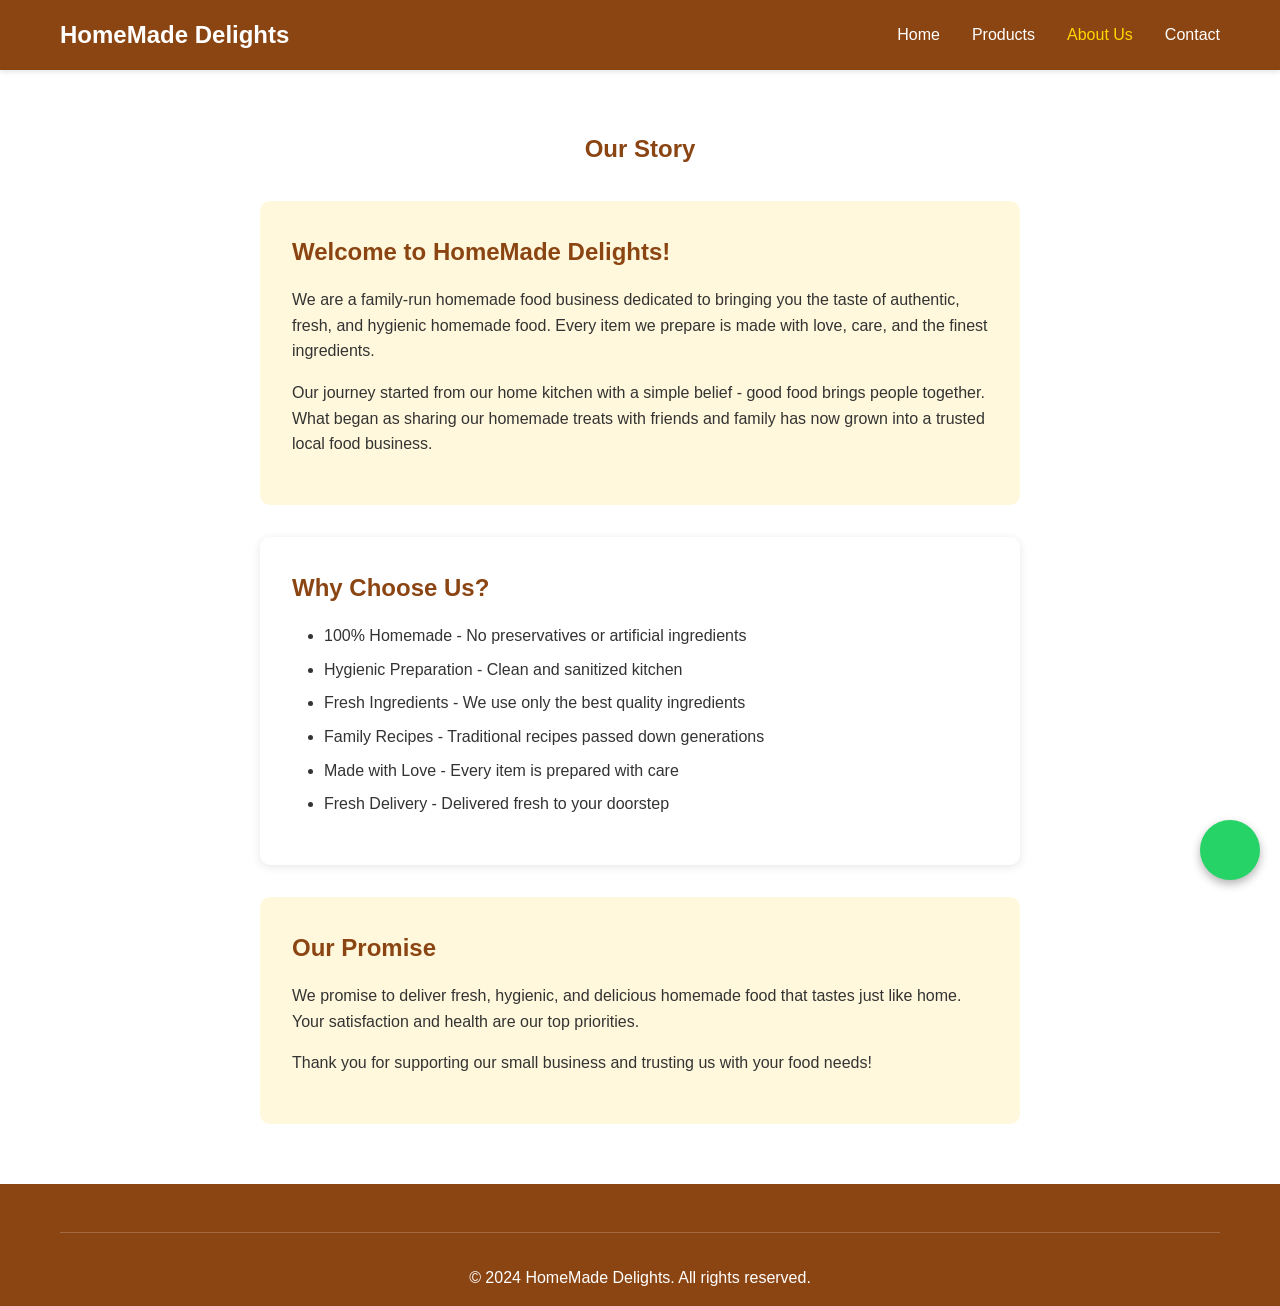
<file: about.html>
<!DOCTYPE html>
<html lang="en">
<head>
    <meta charset="UTF-8">
    <meta name="viewport" content="width=device-width, initial-scale=1.0">
    <title>About Us - HomeMade Delights</title>
    <link rel="stylesheet" href="css/style.css">
</head>
<body>
    <nav class="navbar">
        <div class="container">
            <div class="logo"> HomeMade Delights</div>
            <ul class="nav-links">
                <li><a href="index.html">Home</a></li>
                <li><a href="products.html">Products</a></li>
                <li><a href="about.html" class="active">About Us</a></li>
                <li><a href="contact.html">Contact</a></li>
            </ul>
            <button class="mobile-menu-btn"></button>
        </div>
    </nav>

    <section style="padding: 60px 20px;">
        <div class="container" style="max-width: 800px;">
            <h1 style="text-align: center; color: #8B4513; margin-bottom: 2rem;">Our Story</h1>
            
            <div style="background: #FFF8DC; padding: 2rem; border-radius: 10px; margin-bottom: 2rem;">
                <h2 style="color: #8B4513;">Welcome to HomeMade Delights!</h2>
                <p style="margin: 1rem 0;">We are a family-run homemade food business dedicated to bringing you the taste of authentic, fresh, and hygienic homemade food. Every item we prepare is made with love, care, and the finest ingredients.</p>
                <p style="margin: 1rem 0;">Our journey started from our home kitchen with a simple belief - good food brings people together. What began as sharing our homemade treats with friends and family has now grown into a trusted local food business.</p>
            </div>

            <div style="background: white; padding: 2rem; border-radius: 10px; box-shadow: 0 2px 10px rgba(0,0,0,0.1); margin-bottom: 2rem;">
                <h2 style="color: #8B4513;">Why Choose Us?</h2>
                <ul style="margin: 1rem 0; padding-left: 2rem;">
                    <li style="margin: 0.5rem 0;"> 100% Homemade - No preservatives or artificial ingredients</li>
                    <li style="margin: 0.5rem 0;"> Hygienic Preparation - Clean and sanitized kitchen</li>
                    <li style="margin: 0.5rem 0;"> Fresh Ingredients - We use only the best quality ingredients</li>
                    <li style="margin: 0.5rem 0;"> Family Recipes - Traditional recipes passed down generations</li>
                    <li style="margin: 0.5rem 0;"> Made with Love - Every item is prepared with care</li>
                    <li style="margin: 0.5rem 0;"> Fresh Delivery - Delivered fresh to your doorstep</li>
                </ul>
            </div>

            <div style="background: #FFF8DC; padding: 2rem; border-radius: 10px;">
                <h2 style="color: #8B4513;">Our Promise</h2>
                <p style="margin: 1rem 0;">We promise to deliver fresh, hygienic, and delicious homemade food that tastes just like home. Your satisfaction and health are our top priorities.</p>
                <p style="margin: 1rem 0;">Thank you for supporting our small business and trusting us with your food needs!</p>
            </div>
        </div>
    </section>

    <footer class="footer">
        <div class="container">
            <div class="footer-bottom">
                <p>&copy; 2024 HomeMade Delights. All rights reserved.</p>
            </div>
        </div>
    </footer>

    <a href="https://wa.me/917019261034" class="whatsapp-float" target="_blank"></a>
    <script src="js/script.js"></script>
</body>
</html>
</file>
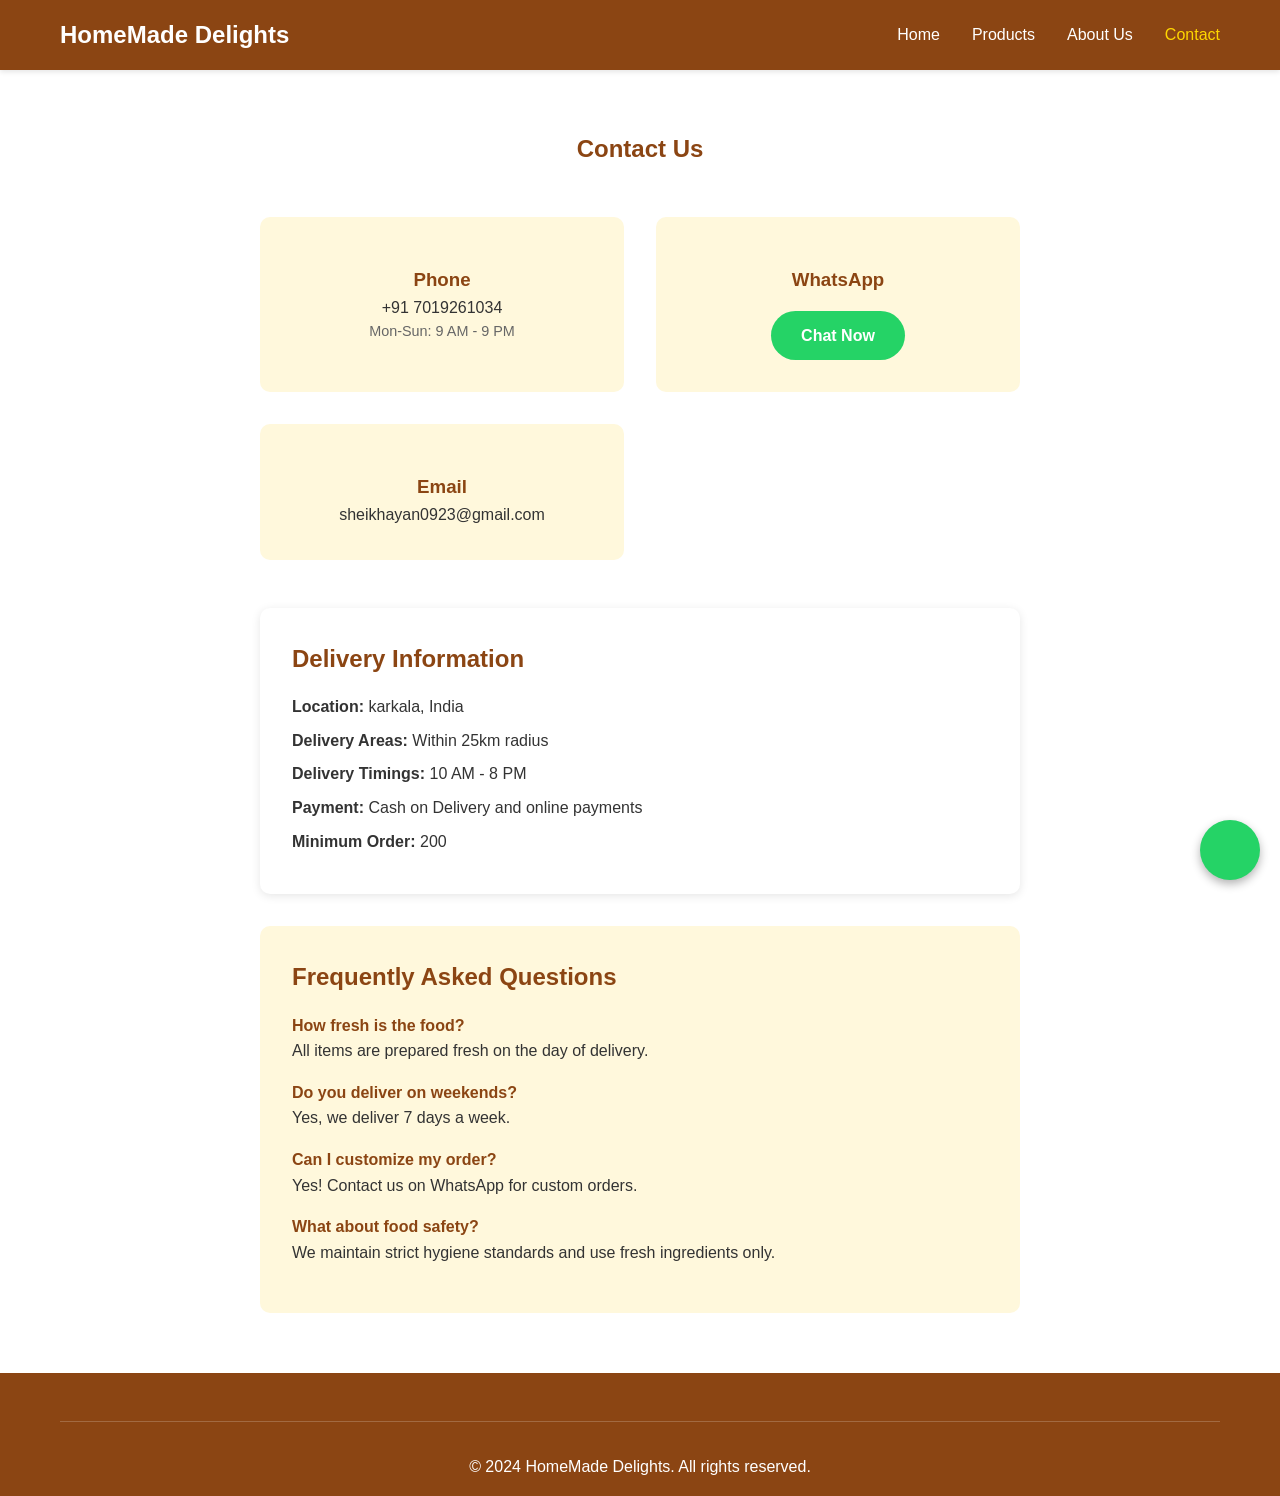
<file: contact.html>
<!DOCTYPE html>
<html lang="en">
<head>
    <meta charset="UTF-8">
    <meta name="viewport" content="width=device-width, initial-scale=1.0">
    <title>Contact Us - HomeMade Delights</title>
    <link rel="stylesheet" href="css/style.css">
</head>
<body>
    <nav class="navbar">
        <div class="container">
            <div class="logo"> HomeMade Delights</div>
            <ul class="nav-links">
                <li><a href="index.html">Home</a></li>
                <li><a href="products.html">Products</a></li>
                <li><a href="about.html">About Us</a></li>
                <li><a href="contact.html" class="active">Contact</a></li>
            </ul>
            <button class="mobile-menu-btn"></button>
        </div>
    </nav>

    <section style="padding: 60px 20px;">
        <div class="container" style="max-width: 800px;">
            <h1 style="text-align: center; color: #8B4513; margin-bottom: 3rem;">Contact Us</h1>
            
            <div style="display: grid; grid-template-columns: repeat(auto-fit, minmax(250px, 1fr)); gap: 2rem; margin-bottom: 3rem;">
                <div style="background: #FFF8DC; padding: 2rem; border-radius: 10px; text-align: center;">
                    <div style="font-size: 3rem; margin-bottom: 1rem;"></div>
                    <h3 style="color: #8B4513;">Phone</h3>
                    <p>+91 7019261034</p>
                    <p style="font-size: 0.9rem; color: #666;">Mon-Sun: 9 AM - 9 PM</p>
                </div>
                
                <div style="background: #FFF8DC; padding: 2rem; border-radius: 10px; text-align: center;">
                    <div style="font-size: 3rem; margin-bottom: 1rem;"></div>
                    <h3 style="color: #8B4513;">WhatsApp</h3>
                    <a href="https://wa.me/7019261034" class="btn btn-whatsapp" style="margin-top: 1rem;">Chat Now</a>
                </div>
                
                <div style="background: #FFF8DC; padding: 2rem; border-radius: 10px; text-align: center;">
                    <div style="font-size: 3rem; margin-bottom: 1rem;"></div>
                    <h3 style="color: #8B4513;">Email</h3>
                    <p>sheikhayan0923@gmail.com</p>
                </div>
            </div>

            <div style="background: white; padding: 2rem; border-radius: 10px; box-shadow: 0 2px 10px rgba(0,0,0,0.1); margin-bottom: 2rem;">
                <h2 style="color: #8B4513; margin-bottom: 1rem;">Delivery Information</h2>
                <p style="margin: 0.5rem 0;"> <strong>Location:</strong> karkala, India</p>
                <p style="margin: 0.5rem 0;"> <strong>Delivery Areas:</strong> Within 25km radius</p>
                <p style="margin: 0.5rem 0;"> <strong>Delivery Timings:</strong> 10 AM - 8 PM</p>
                <p style="margin: 0.5rem 0;"> <strong>Payment:</strong> Cash on Delivery and online payments</p>
                <p style="margin: 0.5rem 0;"> <strong>Minimum Order:</strong> 200</p>
            </div>

            <div style="background: #FFF8DC; padding: 2rem; border-radius: 10px;">
                <h2 style="color: #8B4513; margin-bottom: 1rem;">Frequently Asked Questions</h2>
                <div style="margin: 1rem 0;">
                    <h4 style="color: #8B4513;">How fresh is the food?</h4>
                    <p>All items are prepared fresh on the day of delivery.</p>
                </div>
                <div style="margin: 1rem 0;">
                    <h4 style="color: #8B4513;">Do you deliver on weekends?</h4>
                    <p>Yes, we deliver 7 days a week.</p>
                </div>
                <div style="margin: 1rem 0;">
                    <h4 style="color: #8B4513;">Can I customize my order?</h4>
                    <p>Yes! Contact us on WhatsApp for custom orders.</p>
                </div>
                <div style="margin: 1rem 0;">
                    <h4 style="color: #8B4513;">What about food safety?</h4>
                    <p>We maintain strict hygiene standards and use fresh ingredients only.</p>
                </div>
            </div>
        </div>
    </section>

    <footer class="footer">
        <div class="container">
            <div class="footer-bottom">
                <p>&copy; 2024 HomeMade Delights. All rights reserved.</p>
            </div>
        </div>
    </footer>

    <a href="https://wa.me/917019261034" class="whatsapp-float" target="_blank"></a>
    <script src="js/script.js"></script>
</body>
</html>
</file>
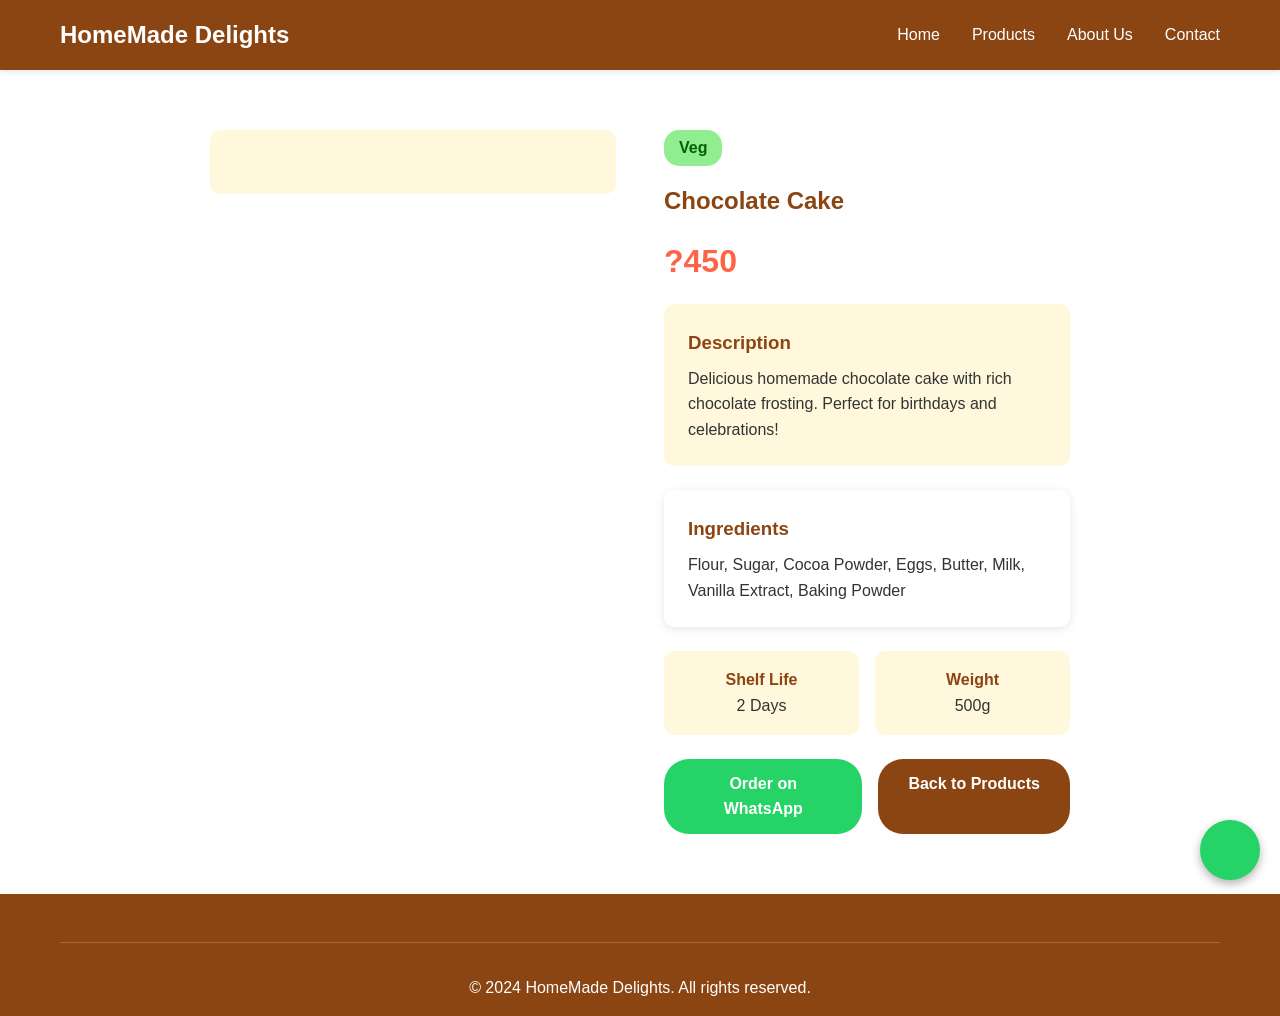
<file: product-detail.html>
<!DOCTYPE html>
<html lang="en">
<head>
    <meta charset="UTF-8">
    <meta name="viewport" content="width=device-width, initial-scale=1.0">
    <title>Product Details - HomeMade Delights</title>
    <link rel="stylesheet" href="css/style.css">
</head>
<body>
    <nav class="navbar">
        <div class="container">
            <div class="logo"> HomeMade Delights</div>
            <ul class="nav-links">
                <li><a href="index.html">Home</a></li>
                <li><a href="products.html">Products</a></li>
                <li><a href="about.html">About Us</a></li>
                <li><a href="contact.html">Contact</a></li>
            </ul>
            <button class="mobile-menu-btn"></button>
        </div>
    </nav>

    <section style="padding: 60px 20px;">
        <div class="container" style="max-width: 900px;">
            <div style="display: grid; grid-template-columns: 1fr 1fr; gap: 3rem; align-items: start;">
                <div>
                    <div style="font-size: 15rem; text-align: center; background: #FFF8DC; padding: 2rem; border-radius: 10px;"></div>
                </div>
                
                <div>
                    <div style="display: inline-block; background: #90EE90; color: #006400; padding: 5px 15px; border-radius: 15px; font-weight: bold; margin-bottom: 1rem;"> Veg</div>
                    <h1 style="color: #8B4513; margin-bottom: 1rem;">Chocolate Cake</h1>
                    <p class="price" style="font-size: 2rem; margin-bottom: 1rem;">?450</p>
                    
                    <div style="background: #FFF8DC; padding: 1.5rem; border-radius: 10px; margin-bottom: 1.5rem;">
                        <h3 style="color: #8B4513; margin-bottom: 0.5rem;">Description</h3>
                        <p>Delicious homemade chocolate cake with rich chocolate frosting. Perfect for birthdays and celebrations!</p>
                    </div>
                    
                    <div style="background: white; padding: 1.5rem; border-radius: 10px; box-shadow: 0 2px 10px rgba(0,0,0,0.1); margin-bottom: 1.5rem;">
                        <h3 style="color: #8B4513; margin-bottom: 0.5rem;">Ingredients</h3>
                        <p>Flour, Sugar, Cocoa Powder, Eggs, Butter, Milk, Vanilla Extract, Baking Powder</p>
                    </div>
                    
                    <div style="display: grid; grid-template-columns: 1fr 1fr; gap: 1rem; margin-bottom: 1.5rem;">
                        <div style="background: #FFF8DC; padding: 1rem; border-radius: 10px; text-align: center;">
                            <p style="font-weight: bold; color: #8B4513;">Shelf Life</p>
                            <p>2 Days</p>
                        </div>
                        <div style="background: #FFF8DC; padding: 1rem; border-radius: 10px; text-align: center;">
                            <p style="font-weight: bold; color: #8B4513;">Weight</p>
                            <p>500g</p>
                        </div>
                    </div>
                    
                    <div style="display: flex; gap: 1rem;">
                        <a href="https://wa.me/917019261034?text=I want to order Chocolate Cake" class="btn btn-whatsapp" style="flex: 1; text-align: center;">Order on WhatsApp</a>
                        <a href="products.html" class="btn btn-primary">Back to Products</a>
                    </div>
                </div>
            </div>
        </div>
    </section>

    <footer class="footer">
        <div class="container">
            <div class="footer-bottom">
                <p>&copy; 2024 HomeMade Delights. All rights reserved.</p>
            </div>
        </div>
    </footer>

    <a href="https://wa.me/917019261034" class="whatsapp-float" target="_blank"></a>
    <script src="js/script.js"></script>
</body>
</html>
</file>
<file: css/style.css>
﻿* { margin: 0; padding: 0; box-sizing: border-box; }
body { font-family: Arial, sans-serif; line-height: 1.6; color: #333; }
.container { max-width: 1200px; margin: 0 auto; padding: 0 20px; }
.navbar { background: #8B4513; color: white; padding: 1rem 0; position: sticky; top: 0; z-index: 100; box-shadow: 0 2px 5px rgba(0,0,0,0.1); }
.navbar .container { display: flex; justify-content: space-between; align-items: center; }
.logo { font-size: 1.5rem; font-weight: bold; }
.nav-links { display: flex; list-style: none; gap: 2rem; }
.nav-links a { color: white; text-decoration: none; transition: 0.3s; }
.nav-links a:hover, .nav-links a.active { color: #FFD700; }
.mobile-menu-btn { display: none; background: none; border: none; color: white; font-size: 1.5rem; cursor: pointer; }
.hero { background: linear-gradient(135deg, #F5DEB3, #DEB887); padding: 100px 20px; text-align: center; }
.hero h1 { font-size: 3rem; margin-bottom: 1rem; color: #8B4513; }
.hero p { font-size: 1.2rem; margin-bottom: 2rem; color: #654321; }
.hero-buttons { display: flex; gap: 1rem; justify-content: center; flex-wrap: wrap; }
.btn { padding: 12px 30px; border-radius: 25px; text-decoration: none; font-weight: bold; transition: 0.3s; display: inline-block; }
.btn-primary { background: #8B4513; color: white; }
.btn-primary:hover { background: #654321; transform: translateY(-2px); }
.btn-whatsapp { background: #25D366; color: white; }
.btn-whatsapp:hover { background: #128C7E; }
.btn-small { padding: 8px 20px; font-size: 0.9rem; }
.features { padding: 60px 20px; background: white; }
.features .container { display: grid; grid-template-columns: repeat(auto-fit, minmax(250px, 1fr)); gap: 2rem; }
.feature-card { text-align: center; padding: 2rem; border-radius: 10px; background: #FFF8DC; transition: 0.3s; }
.feature-card:hover { transform: translateY(-5px); box-shadow: 0 5px 15px rgba(0,0,0,0.1); }
.feature-icon { font-size: 3rem; margin-bottom: 1rem; }
.featured-products { padding: 60px 20px; background: #FFF8DC; }
.featured-products h2 { text-align: center; font-size: 2.5rem; margin-bottom: 3rem; color: #8B4513; }
.products-grid { display: grid; grid-template-columns: repeat(auto-fill, minmax(250px, 1fr)); gap: 2rem; margin-bottom: 3rem; }
.product-card { background: white; border-radius: 10px; padding: 1.5rem; text-align: center; box-shadow: 0 2px 10px rgba(0,0,0,0.1); transition: 0.3s; position: relative; }
.product-card:hover { transform: translateY(-5px); box-shadow: 0 5px 20px rgba(0,0,0,0.15); }
.product-badge { position: absolute; top: 10px; right: 10px; padding: 5px 10px; border-radius: 15px; font-size: 0.8rem; font-weight: bold; }
.product-badge.veg { background: #90EE90; color: #006400; }
.product-badge.non-veg { background: #FFB6C1; color: #8B0000; }
.product-image { font-size: 5rem; margin: 1rem 0; }
.product-card h3 { margin: 1rem 0; color: #8B4513; }
.price { font-size: 1.5rem; font-weight: bold; color: #FF6347; margin: 0.5rem 0; }
.shelf-life { font-size: 0.9rem; color: #666; margin-bottom: 1rem; }
.testimonials { padding: 60px 20px; background: white; }
.testimonials h2 { text-align: center; font-size: 2.5rem; margin-bottom: 3rem; color: #8B4513; }
.testimonials-grid { display: grid; grid-template-columns: repeat(auto-fit, minmax(300px, 1fr)); gap: 2rem; }
.testimonial-card { background: #FFF8DC; padding: 2rem; border-radius: 10px; border-left: 4px solid #8B4513; }
.customer-name { font-weight: bold; margin-top: 1rem; color: #8B4513; }
.rating { color: #FFD700; margin-top: 0.5rem; }
.footer { background: #8B4513; color: white; padding: 3rem 0 1rem; }
.footer-content { display: grid; grid-template-columns: repeat(auto-fit, minmax(200px, 1fr)); gap: 2rem; margin-bottom: 2rem; }
.footer-section h3 { margin-bottom: 1rem; }
.footer-section ul { list-style: none; }
.footer-section a { color: white; text-decoration: none; display: block; margin: 0.5rem 0; }
.footer-section a:hover { color: #FFD700; }
.footer-bottom { text-align: center; padding-top: 2rem; border-top: 1px solid rgba(255,255,255,0.2); }
.whatsapp-float { position: fixed; bottom: 20px; right: 20px; background: #25D366; color: white; width: 60px; height: 60px; border-radius: 50%; display: flex; align-items: center; justify-content: center; font-size: 2rem; box-shadow: 0 4px 10px rgba(0,0,0,0.3); z-index: 1000; text-decoration: none; }
.whatsapp-float:hover { background: #128C7E; transform: scale(1.1); }
.text-center { text-align: center; }
@media (max-width: 768px) {
    .nav-links { display: none; flex-direction: column; position: absolute; top: 100%; left: 0; right: 0; background: #8B4513; padding: 1rem; }
    .nav-links.active { display: flex; }
    .mobile-menu-btn { display: block; }
    .hero h1 { font-size: 2rem; }
    .hero p { font-size: 1rem; }
}
</file>
